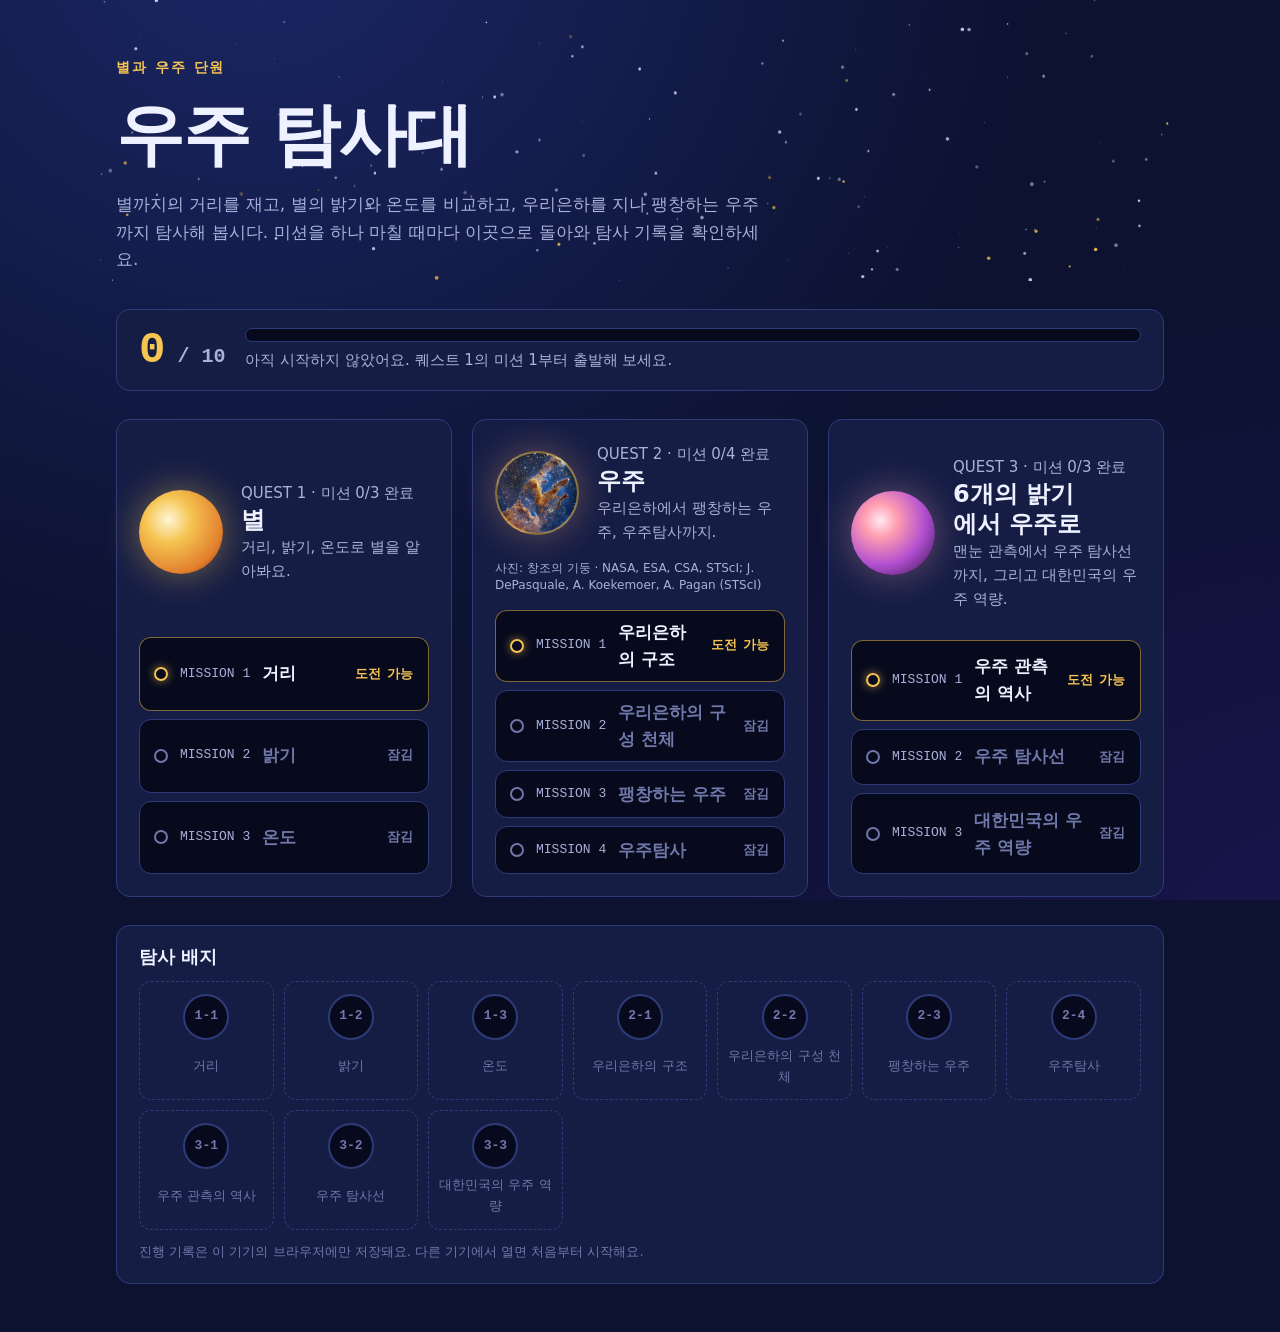
<file: index.html>
<!DOCTYPE html>
<html lang="ko">
<head>
    <meta charset="UTF-8">
    <meta name="viewport" content="width=device-width, initial-scale=1.0, viewport-fit=cover">
    <title>우주 탐사대</title>
    <meta name="claude:viewport-fit-sides" content="cover">
    <link rel="icon" href="data:image/svg+xml,%3Csvg xmlns=%22http://www.w3.org/2000/svg%22 viewBox=%220 0 16 16%22%3E%3Ccircle cx=%228%22 cy=%228%22 r=%226%22 fill=%22%23f5c451%22/%3E%3C/svg%3E">
    <link rel="stylesheet" href="style.css">
</head>
<body>
    <div class="main-wrap">
        <header class="hero">
            <canvas id="sky" aria-hidden="true"></canvas>
            <div class="eyebrow">별과 우주 단원</div>
            <h1>우주 탐사대</h1>
            <p>별까지의 거리를 재고, 별의 밝기와 온도를 비교하고, 우리은하를 지나 팽창하는 우주까지 탐사해 봅시다. 미션을 하나 마칠 때마다 이곳으로 돌아와 탐사 기록을 확인하세요.</p>
        </header>

        <section class="progress-card" aria-label="단원 진행률">
            <div class="big num"><span id="done-count">0</span><small> / <span id="total-count">7</span></small></div>
            <div>
                <div class="track" role="progressbar" aria-label="완료한 미션" aria-valuemin="0" id="unit-bar"><span id="unit-fill" style="width:0%"></span></div>
                <div class="caption" id="unit-caption">아직 시작하지 않았어요. 퀘스트 1의 미션 1부터 출발해 보세요.</div>
            </div>
        </section>

        <section class="quests" id="quests" aria-label="퀘스트"></section>

        <section class="badges" aria-labelledby="badge-title">
            <h2 id="badge-title">탐사 배지</h2>
            <div class="badge-grid" id="badge-grid"></div>
            <p class="teacher-note">진행 기록은 이 기기의 브라우저에만 저장돼요. 다른 기기에서 열면 처음부터 시작해요.</p>
        </section>
    </div>

    <script src="js/main.js"></script>
    <script>
        (function () {
            const PLANET = { 1: 'star-q', 2: 'space-q', 3: 'history-q' };
            const BLURB = { 1: '거리, 밝기, 온도로 별을 알아봐요.', 2: '우리은하에서 팽창하는 우주, 우주탐사까지.', 3: '맨눈 관측에서 우주 탐사선까지, 그리고 대한민국의 우주 역량.' };
            // 퀘스트 아이콘 사진 (파일이 있을 때만 사진으로, 없으면 기본 행성 그림)
            // 창조의 기둥: ESA/Webb, CC BY 4.0 — 출처 표기를 그대로 화면에 보여야 함
            const PHOTO = { 2: { src: 'images/pillars_of_creation.webp', alt: '제임스 웹 우주 망원경이 촬영한 창조의 기둥',
                credit: '사진: 창조의 기둥 · NASA, ESA, CSA, STScI; J. DePasquale, A. Koekemoer, A. Pagan (STScI)' } };
            const photoOk = {};
            Object.entries(PHOTO).forEach(([q, p]) => {
                const img = new Image();
                img.onload = () => { photoOk[q] = true; render(); };
                img.src = p.src;
            });

            function render() {
                const total = totalMissions(), done = completedCount();
                document.getElementById('done-count').textContent = done;
                document.getElementById('total-count').textContent = total;
                const pct = Math.round((done / total) * 100);
                document.getElementById('unit-fill').style.width = pct + '%';
                const bar = document.getElementById('unit-bar');
                bar.setAttribute('aria-valuemax', total); bar.setAttribute('aria-valuenow', done);
                document.getElementById('unit-caption').textContent =
                    done === 0 ? '아직 시작하지 않았어요. 퀘스트 1의 미션 1부터 출발해 보세요.'
                    : done === total ? '단원의 모든 미션을 클리어했어요. 훌륭한 탐사였어요!'
                    : `단원의 ${pct}%를 클리어했어요. 남은 미션 ${total - done}개.`;

                const wrap = document.getElementById('quests');
                wrap.innerHTML = '';
                Object.entries(QUESTS).forEach(([q, quest]) => {
                    q = parseInt(q, 10);
                    const open = canAccessQuest(q).access;
                    const n = quest.missions.filter(m => isMissionCompleted(q, m.id)).length;
                    const card = document.createElement('article');
                    card.className = 'quest-card' + (open ? '' : ' locked');
                    card.innerHTML = `<div class="quest-head">
                            <button type="button" class="planet ${PLANET[q]}" aria-label="퀘스트 ${q} ${quest.name} 들어가기"></button>
                            <div><div class="meta">QUEST ${q} · 미션 ${n}/${quest.missions.length} 완료</div><h2>${quest.name}</h2><div class="meta">${BLURB[q]}</div></div>
                        </div>
                        <div class="quest-missions"></div>`;
                    const photo = PHOTO[q];
                    if (photo && photoOk[q]) {
                        const pl = card.querySelector('.planet');
                        pl.classList.add('photo');
                        pl.style.backgroundImage = `url('${photo.src}')`;
                        pl.setAttribute('aria-label', `퀘스트 ${q} ${quest.name} 들어가기 (${photo.alt})`);
                        card.querySelector('.quest-head').insertAdjacentHTML('afterend', `<p class="photo-credit">${photo.credit}</p>`);
                    }
                    card.querySelector('.planet').addEventListener('click', () => {
                        if (!open) { toast(lockMessage(q, 1)); return; }
                        location.href = quest.page;
                    });
                    const list = card.querySelector('.quest-missions');
                    quest.missions.forEach(m => {
                        const state = missionState(q, m.id);
                        const row = document.createElement(state === 'locked' ? 'button' : 'a');
                        row.className = `m-row ${state}`;
                        if (state === 'locked') { row.type = 'button'; row.addEventListener('click', () => toast(lockMessage(q, m.id))); }
                        else row.href = `${quest.page}#m${m.id}`;
                        row.innerHTML = `<span class="dot" aria-hidden="true"></span><span class="m-no">MISSION ${m.id}</span><span class="m-name">${m.title}</span><span class="m-state">${STATE_LABEL[state]}</span>`;
                        list.appendChild(row);
                    });
                    wrap.appendChild(card);
                });

                const grid = document.getElementById('badge-grid');
                grid.innerHTML = '';
                Object.entries(QUESTS).forEach(([q, quest]) => quest.missions.forEach(m => {
                    const got = isMissionCompleted(q, m.id);
                    const b = document.createElement('div');
                    b.className = 'badge' + (got ? ' got' : '');
                    b.innerHTML = `<div class="medal num">${q}-${m.id}</div><div>${m.title}</div>`;
                    b.setAttribute('aria-label', `${m.title} 배지 ${got ? '획득' : '미획득'}`);
                    grid.appendChild(b);
                }));
            }

            drawStarfield(document.getElementById('sky'));
            render();
            // 퀘스트 화면에서 뒤로 가기로 돌아온 경우에도 최신 진행도로 다시 그림
            window.addEventListener('pageshow', render);
        })();
    </script>
</body>
</html>
</file>
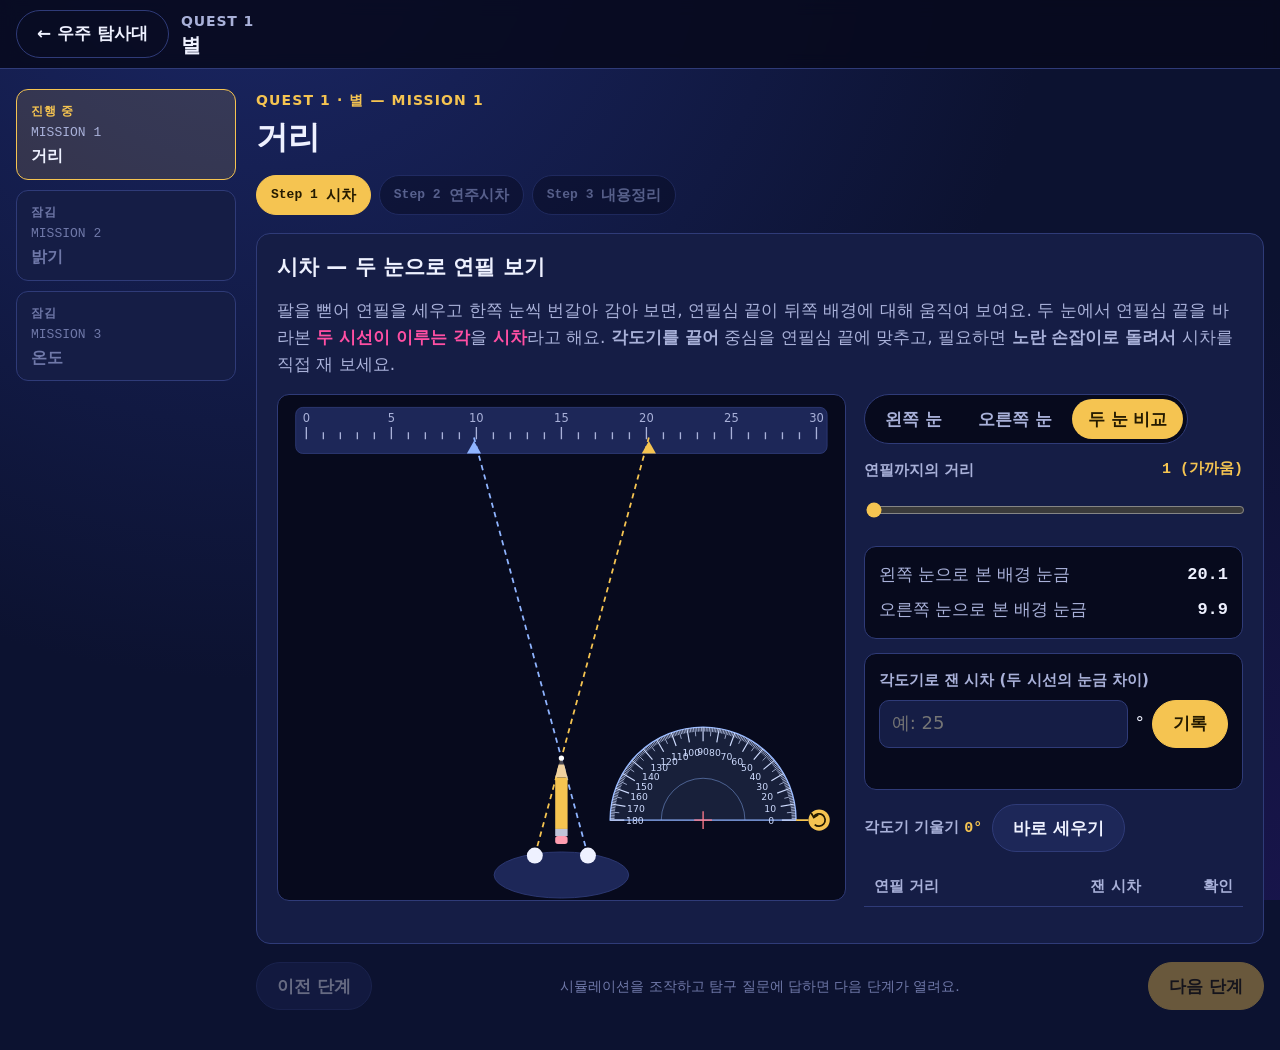
<file: quest1.html>
<!DOCTYPE html>
<html lang="ko">
<head>
    <meta charset="UTF-8">
    <meta name="viewport" content="width=device-width, initial-scale=1.0, viewport-fit=cover">
    <title>우주 탐사대 · 별</title>
    <meta name="claude:viewport-fit-sides" content="cover">
    <link rel="icon" href="data:image/svg+xml,%3Csvg xmlns=%22http://www.w3.org/2000/svg%22 viewBox=%220 0 16 16%22%3E%3Ccircle cx=%228%22 cy=%228%22 r=%226%22 fill=%22%23f5c451%22/%3E%3C/svg%3E">
    <link rel="stylesheet" href="style.css">
</head>
<body data-quest="1">
    <header class="topbar">
        <a class="btn btn-ghost" href="index.html">← 우주 탐사대</a>
        <div>
            <div class="quest-label">QUEST 1</div>
            <h1>별</h1>
        </div>
    </header>

    <div class="quest-layout">
        <nav id="mission-nav" class="mission-nav" aria-label="미션 목록"></nav>

        <main class="mission-panel">
            <div class="mission-head">
                <div id="mission-kicker" class="kicker"></div>
                <h2 id="mission-title"></h2>
            </div>
            <div id="step-tabs" class="steps" aria-label="단계"></div>
            <section id="stage" class="stage" aria-live="polite"></section>
            <div class="step-foot">
                <button type="button" id="prev-step" class="btn">이전 단계</button>
                <span id="step-hint" class="hint"></span>
                <button type="button" id="next-step" class="btn btn-primary">다음 단계</button>
            </div>
        </main>
    </div>

    <script src="js/main.js"></script>
    <script src="js/dnd.js"></script>
    <script src="js/quest.js"></script>
    <script src="js/sim/q1_m1_distance.js"></script>
    <script src="js/sim/q1_m2_brightness.js"></script>
    <script src="js/sim/q1_m3_temperature.js"></script>
</body>
</html>
</file>
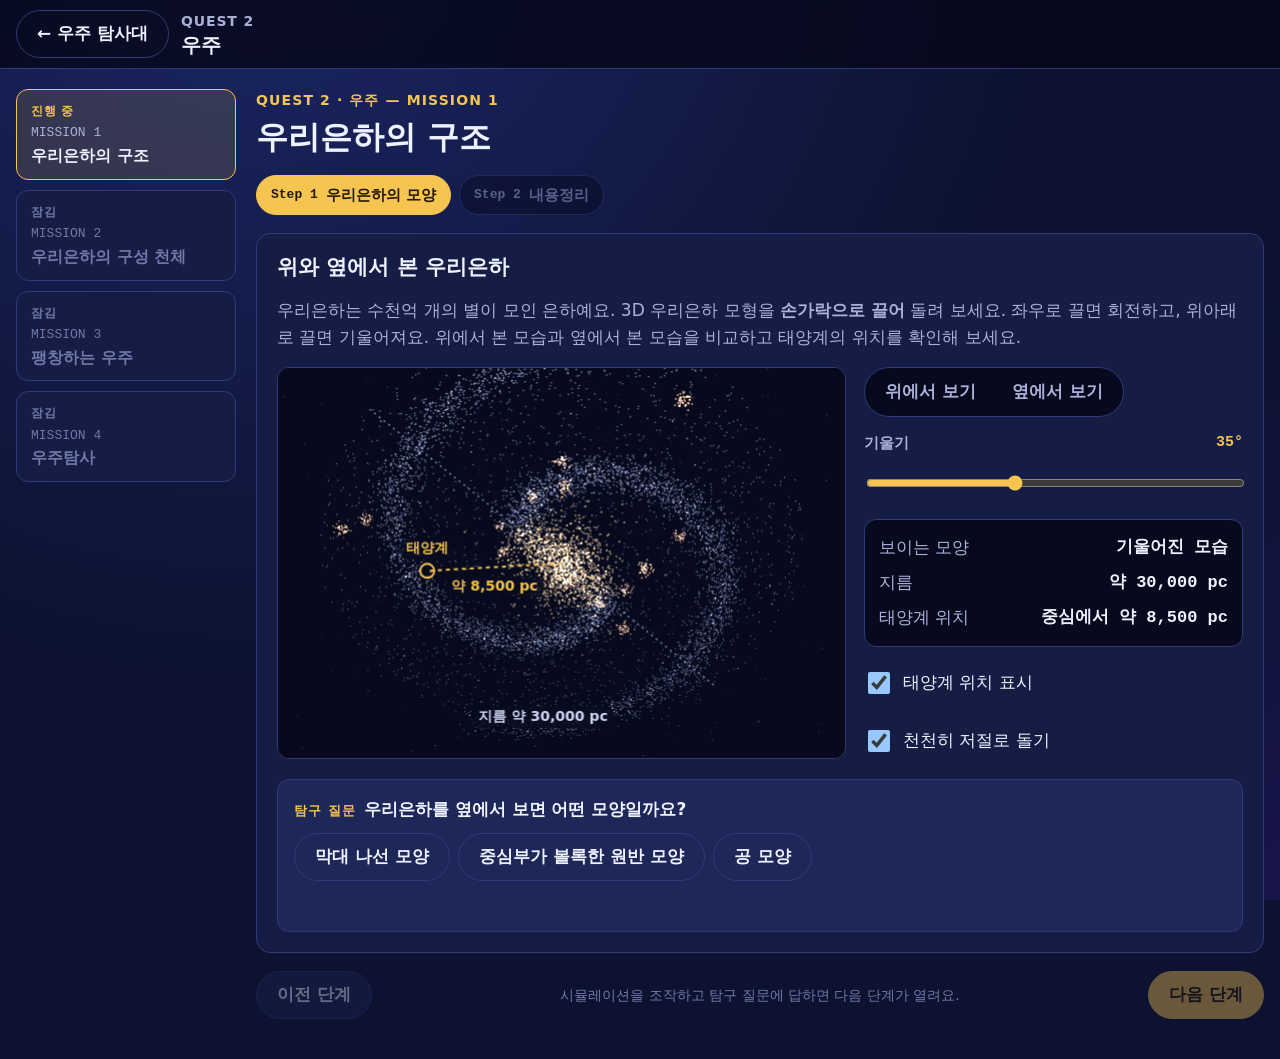
<file: quest2.html>
<!DOCTYPE html>
<html lang="ko">
<head>
    <meta charset="UTF-8">
    <meta name="viewport" content="width=device-width, initial-scale=1.0, viewport-fit=cover">
    <title>우주 탐사대 · 우주</title>
    <meta name="claude:viewport-fit-sides" content="cover">
    <link rel="icon" href="data:image/svg+xml,%3Csvg xmlns=%22http://www.w3.org/2000/svg%22 viewBox=%220 0 16 16%22%3E%3Ccircle cx=%228%22 cy=%228%22 r=%226%22 fill=%22%23f5c451%22/%3E%3C/svg%3E">
    <link rel="stylesheet" href="style.css">
</head>
<body data-quest="2">
    <header class="topbar">
        <a class="btn btn-ghost" href="index.html">← 우주 탐사대</a>
        <div>
            <div class="quest-label">QUEST 2</div>
            <h1>우주</h1>
        </div>
    </header>

    <div class="quest-layout">
        <nav id="mission-nav" class="mission-nav" aria-label="미션 목록"></nav>

        <main class="mission-panel">
            <div class="mission-head">
                <div id="mission-kicker" class="kicker"></div>
                <h2 id="mission-title"></h2>
            </div>
            <div id="step-tabs" class="steps" aria-label="단계"></div>
            <section id="stage" class="stage" aria-live="polite"></section>
            <div class="step-foot">
                <button type="button" id="prev-step" class="btn">이전 단계</button>
                <span id="step-hint" class="hint"></span>
                <button type="button" id="next-step" class="btn btn-primary">다음 단계</button>
            </div>
        </main>
    </div>

    <script src="js/main.js"></script>
    <script src="js/dnd.js"></script>
    <script src="js/quest.js"></script>
    <script src="js/sim/q2_m1_galaxy.js"></script>
    <script src="js/sim/q2_m2_objects.js"></script>
    <script src="js/sim/q2_m3_expansion.js"></script>
    <script src="js/sim/q2_m4_exploration.js"></script>
</body>
</html>
</file>
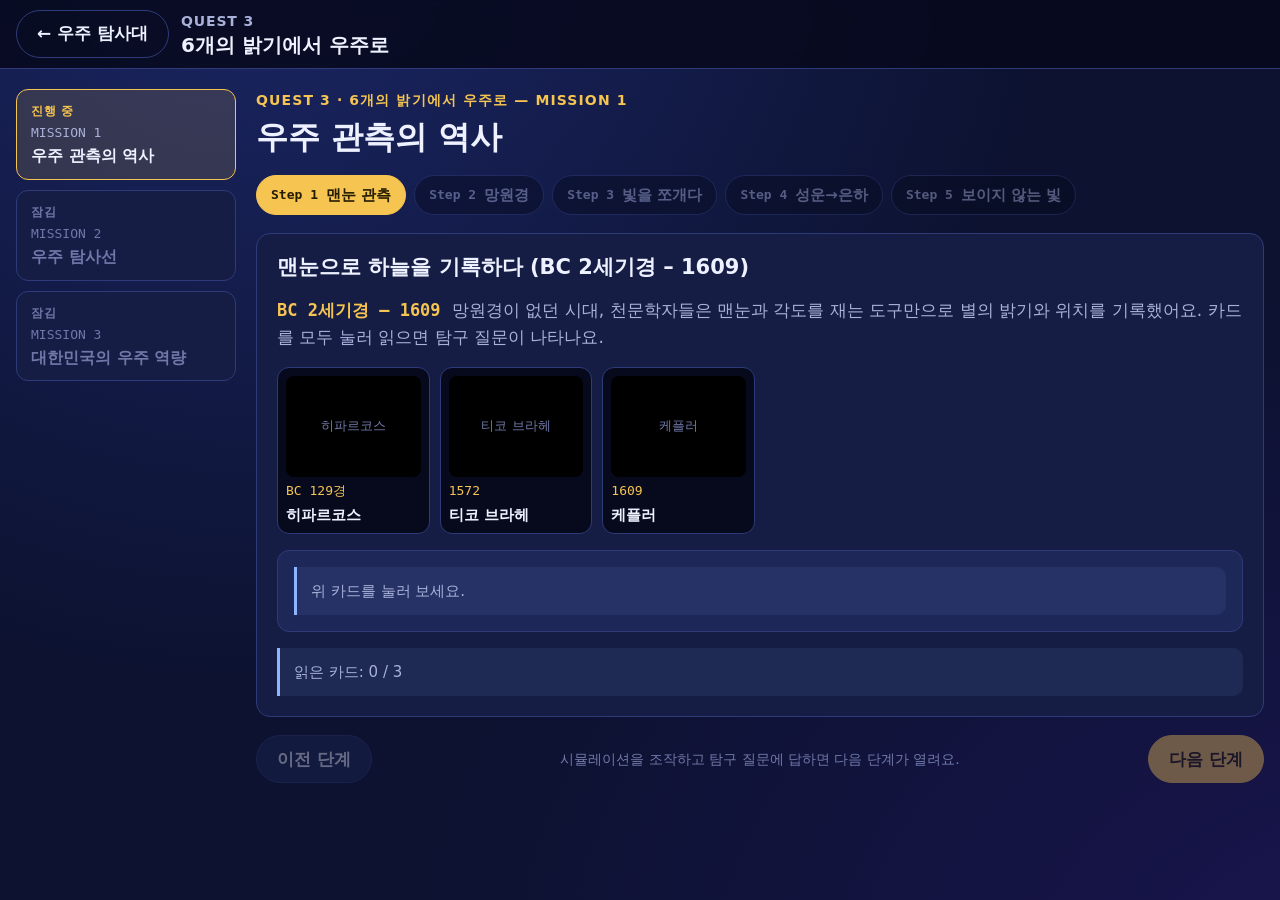
<file: quest3.html>
<!DOCTYPE html>
<html lang="ko">
<head>
    <meta charset="UTF-8">
    <meta name="viewport" content="width=device-width, initial-scale=1.0, viewport-fit=cover">
    <title>우주 탐사대 · 6개의 밝기에서 우주로</title>
    <meta name="claude:viewport-fit-sides" content="cover">
    <link rel="icon" href="data:image/svg+xml,%3Csvg xmlns=%22http://www.w3.org/2000/svg%22 viewBox=%220 0 16 16%22%3E%3Ccircle cx=%228%22 cy=%228%22 r=%226%22 fill=%22%23f5c451%22/%3E%3C/svg%3E">
    <link rel="stylesheet" href="style.css">
</head>
<body data-quest="3">
    <header class="topbar">
        <a class="btn btn-ghost" href="index.html">← 우주 탐사대</a>
        <div>
            <div class="quest-label">QUEST 3</div>
            <h1>6개의 밝기에서 우주로</h1>
        </div>
    </header>

    <div class="quest-layout">
        <nav id="mission-nav" class="mission-nav" aria-label="미션 목록"></nav>

        <main class="mission-panel">
            <div class="mission-head">
                <div id="mission-kicker" class="kicker"></div>
                <h2 id="mission-title"></h2>
            </div>
            <div id="step-tabs" class="steps" aria-label="단계"></div>
            <section id="stage" class="stage" aria-live="polite"></section>
            <div class="step-foot">
                <button type="button" id="prev-step" class="btn">이전 단계</button>
                <span id="step-hint" class="hint"></span>
                <button type="button" id="next-step" class="btn btn-primary">다음 단계</button>
            </div>
        </main>
    </div>

    <script src="js/main.js"></script>
    <script src="js/dnd.js"></script>
    <script src="js/quest.js"></script>
    <script src="js/sim/q3_kit.js"></script>
    <script src="js/sim/q3_m1_history.js"></script>
    <script src="js/sim/q3_m2_probes.js"></script>
    <script src="js/sim/q3_m3_korea.js"></script>
</body>
</html>
</file>
<file: style.css>
/* =========================================================
   우주 탐사대 공통 스타일
   레이아웃 개념: 밤하늘 관측 노트 — 짙은 남색 하늘 위에 별빛(금색)으로 현재 위치를,
   청록으로 완료를 표시한다. 외부 글꼴·CDN 없이 이 파일 하나로 동작한다.
   ========================================================= */
:root {
    /* 색 (한 가지 밤하늘 테마로 고정) */
    --sky: #0c1230;          /* 배경 하늘 */
    --sky-deep: #070a1d;     /* 가장 어두운 바탕 */
    --panel: #151d45;        /* 패널 */
    --panel-2: #1d2758;      /* 패널 안쪽 강조 */
    --line: #2f3b78;         /* 테두리 */
    --ink: #eef1ff;          /* 본문 글자 */
    --ink-dim: #a9b1d9;      /* 보조 글자 */
    --ink-faint: #6f78a8;    /* 흐린 글자 */
    --star: #f5c451;         /* 강조: 별빛 금색 (진행 중, 주요 버튼) */
    --star-ink: #241a00;     /* 금색 위 글자 */
    --done: #4fd1b5;         /* 완료 */
    --done-ink: #052a22;
    --wrong: #ff7a8a;        /* 오답 */
    --cool: #8fb4ff;         /* 열림 / 보조 정보 */
    --pink: #ff4fa3;         /* 핵심 개념 강조 (설명 문장) */

    /* 글꼴 (기기에 있는 한글 글꼴 사용) */
    --font-body: "Apple SD Gothic Neo", "Pretendard", "Noto Sans KR", "Malgun Gothic", system-ui, sans-serif;
    --font-display: "Apple SD Gothic Neo", "Noto Sans KR", "Malgun Gothic", system-ui, sans-serif;
    --font-num: ui-monospace, "SF Mono", "Menlo", "Consolas", monospace;

    /* 크기 */
    --r: 14px;
    --tap: 48px;             /* 최소 터치 크기 */
    color-scheme: dark;
}

* { box-sizing: border-box; }
html, body { margin: 0; }
body {
    background: var(--sky);
    background-image: radial-gradient(ellipse at 20% -10%, #1b2766 0%, transparent 55%),
                      radial-gradient(ellipse at 110% 110%, #1a1550 0%, transparent 50%);
    background-attachment: fixed;
    color: var(--ink);
    font-family: var(--font-body);
    font-size: 17px;
    line-height: 1.6;
    -webkit-text-size-adjust: 100%;
    min-height: 100vh;
}
h1, h2, h3 { font-family: var(--font-display); line-height: 1.25; margin: 0; text-wrap: balance; }
p { margin: 0; }
button { font: inherit; color: inherit; }
.num { font-family: var(--font-num); font-variant-numeric: tabular-nums; }
.hidden { display: none !important; }
/* hidden 속성을 준 요소는 display 값과 상관없이 항상 숨김 (예: 나중에 나타나는 탐구 질문) */
[hidden] { display: none !important; }
.key-pink { color: var(--pink); font-weight: 800; }
.key-gold { color: var(--star); font-weight: 800; }

/* ---------- 버튼 ---------- */
.btn {
    display: inline-flex; align-items: center; justify-content: center; gap: 8px;
    min-height: var(--tap); padding: 0 20px;
    border-radius: 999px; border: 1px solid var(--line);
    background: var(--panel-2); color: var(--ink);
    font-weight: 700; cursor: pointer; text-decoration: none;
    transition: transform .12s ease, background .12s ease, opacity .12s ease;
    touch-action: manipulation;
}
.btn:active { transform: scale(.97); }
.btn:focus-visible, .chip:focus-visible, .seg button:focus-visible, .mission-item:focus-visible { outline: 3px solid var(--cool); outline-offset: 2px; }
.btn-primary { background: var(--star); color: var(--star-ink); border-color: var(--star); }
.btn-ghost { background: transparent; }
.btn[disabled] { opacity: .4; cursor: not-allowed; transform: none; }

/* 세그먼트(두세 개 중 하나 고르기) */
.seg { display: inline-flex; background: var(--sky-deep); border: 1px solid var(--line); border-radius: 999px; padding: 4px; gap: 4px; flex-wrap: wrap; }
.seg button { min-height: 40px; padding: 0 16px; border: 0; border-radius: 999px; background: transparent; color: var(--ink-dim); font-weight: 700; cursor: pointer; }
.seg button[aria-pressed="true"] { background: var(--star); color: var(--star-ink); }

/* 슬라이더 */
.slider { display: grid; gap: 6px; }
.slider label { display: flex; justify-content: space-between; gap: 12px; color: var(--ink-dim); font-size: 15px; font-weight: 600; }
.slider output { color: var(--star); font-family: var(--font-num); font-variant-numeric: tabular-nums; }
input[type="range"] { width: 100%; height: 40px; accent-color: var(--star); touch-action: none; }

/* ---------- 공통 머리글 ---------- */
.topbar {
    position: sticky; top: env(safe-area-inset-top, 0px); z-index: 20;
    display: flex; align-items: center; gap: 12px; flex-wrap: wrap;
    padding-block: 10px;
    padding-left: max(16px, env(safe-area-inset-left, 0px));
    padding-right: max(16px, env(safe-area-inset-right, 0px));
    background: rgba(7, 10, 29, .88); backdrop-filter: blur(8px);
    border-bottom: 1px solid var(--line);
}
.topbar .quest-label { color: var(--ink-dim); font-size: 14px; font-weight: 700; letter-spacing: .06em; }
.topbar h1 { font-size: 20px; }
.topbar .spacer { flex: 1; }

/* ---------- 메인: 우주 탐사대 ---------- */
.main-wrap {
    max-width: 1080px; margin: 0 auto;
    padding-block: 28px 48px;
    padding-left: max(16px, env(safe-area-inset-left, 0px));
    padding-right: max(16px, env(safe-area-inset-right, 0px));
    display: grid; gap: 28px;
}
.hero { position: relative; display: grid; gap: 14px; padding: 28px 0 8px; }
.hero canvas { position: absolute; inset: -28px -16px 0; width: calc(100% + 32px); height: calc(100% + 28px); z-index: -1; pointer-events: none; }
.hero .eyebrow { color: var(--star); font-weight: 800; letter-spacing: .14em; font-size: 14px; }
.hero h1 { font-size: clamp(40px, 7vw, 68px); font-weight: 900; letter-spacing: -.02em; }
.hero p { color: var(--ink-dim); max-width: 38em; }

.progress-card { display: grid; grid-template-columns: auto 1fr; gap: 20px; align-items: center; padding: 18px 22px; background: var(--panel); border: 1px solid var(--line); border-radius: var(--r); }
.progress-card .big { font-family: var(--font-num); font-size: 44px; font-weight: 800; line-height: 1; color: var(--star); font-variant-numeric: tabular-nums; }
.progress-card .big small { font-size: 20px; color: var(--ink-dim); }
.track { height: 14px; border-radius: 999px; background: var(--sky-deep); border: 1px solid var(--line); overflow: hidden; }
.track > span { display: block; height: 100%; background: linear-gradient(90deg, var(--done), var(--star)); border-radius: 999px; transition: width .6s ease; }
.progress-card .caption { color: var(--ink-dim); font-size: 15px; margin-top: 6px; }

.quests { display: grid; grid-template-columns: repeat(auto-fit, minmax(300px, 1fr)); gap: 20px; }
.quest-card { display: grid; gap: 16px; padding: 22px; background: var(--panel); border: 1px solid var(--line); border-radius: var(--r); min-width: 0; }
/* 잠긴 퀘스트는 아이콘·미션만 흐리게 (사진 출처 표기는 항상 또렷하게) */
.quest-card.locked .quest-head, .quest-card.locked .quest-missions { opacity: .55; }
.quest-head { display: flex; align-items: center; gap: 18px; }
.planet { width: 84px; height: 84px; flex: none; border-radius: 50%; border: 0; cursor: pointer; position: relative; }
.planet.star-q { background: radial-gradient(circle at 35% 35%, #fff6d6 0%, #f5c451 30%, #e3802e 70%, #7a2e12 100%); box-shadow: 0 0 36px rgba(245, 196, 81, .45); }
.planet.space-q { background: radial-gradient(circle at 35% 35%, #d8e4ff 0%, #8fb4ff 25%, #5a4fd1 60%, #1d1452 100%); box-shadow: 0 0 36px rgba(143, 180, 255, .4); }
.planet.photo { background: var(--sky-deep) center / cover no-repeat; box-shadow: 0 0 36px rgba(255, 170, 120, .35); border: 2px solid rgba(245, 196, 81, .55); }
.planet.photo::after { display: none; }
.photo-credit { font-size: 12px; color: var(--ink-dim); line-height: 1.4; }
.planet.space-q::after { content: ""; position: absolute; inset: 34px -14px; border: 3px solid rgba(216, 228, 255, .55); border-radius: 50%; transform: rotate(-18deg); }
.quest-head h2 { font-size: 24px; }
.quest-head .meta { color: var(--ink-dim); font-size: 15px; }
.quest-missions { display: grid; gap: 8px; }
.m-row { display: flex; align-items: center; gap: 12px; min-height: var(--tap); padding: 8px 14px; border-radius: 12px; border: 1px solid var(--line); background: var(--sky-deep); color: var(--ink); text-decoration: none; cursor: pointer; text-align: left; width: 100%; }
.m-row .dot { width: 14px; height: 14px; border-radius: 50%; flex: none; border: 2px solid var(--ink-faint); }
.m-row .m-no { font-family: var(--font-num); color: var(--ink-dim); font-size: 13px; flex: none; white-space: nowrap; }
.m-row .m-name { flex: 1; font-weight: 700; min-width: 0; }
.m-row .m-state { font-size: 13px; font-weight: 800; letter-spacing: .04em; }
.m-row.completed { border-color: rgba(79, 209, 181, .5); }
.m-row.completed .dot { background: var(--done); border-color: var(--done); }
.m-row.completed .m-state { color: var(--done); }
.m-row.available .dot { border-color: var(--star); box-shadow: 0 0 10px rgba(245, 196, 81, .6); }
.m-row.available { border-color: rgba(245, 196, 81, .5); }
.m-row.available .m-state { color: var(--star); }
.m-row.locked { cursor: not-allowed; color: var(--ink-faint); }
.m-row.locked .m-state { color: var(--ink-faint); }

.badges { display: grid; gap: 12px; padding: 20px 22px; background: var(--panel); border: 1px solid var(--line); border-radius: var(--r); }
.badges h2 { font-size: 18px; }
.badge-grid { display: grid; grid-template-columns: repeat(auto-fill, minmax(118px, 1fr)); gap: 10px; }
.badge { display: grid; justify-items: center; gap: 6px; padding: 12px 8px; border-radius: 12px; border: 1px dashed var(--line); color: var(--ink-faint); font-size: 13px; text-align: center; }
.badge .medal { width: 46px; height: 46px; border-radius: 50%; display: grid; place-items: center; font-weight: 900; font-family: var(--font-num); background: var(--sky-deep); border: 2px solid var(--line); }
.badge.got { border-style: solid; border-color: rgba(245, 196, 81, .5); color: var(--ink); }
.badge.got .medal { background: radial-gradient(circle at 35% 30%, #fff1c2, var(--star) 55%, #b9861f); color: var(--star-ink); border-color: var(--star); }
.teacher-note { color: var(--ink-faint); font-size: 13px; }

/* ---------- 퀘스트 화면 ---------- */
.quest-layout {
    max-width: 1280px; margin: 0 auto;
    display: grid; grid-template-columns: 220px minmax(0, 1fr); gap: 20px;
    padding-block: 20px 40px;
    padding-left: max(16px, env(safe-area-inset-left, 0px));
    padding-right: max(16px, env(safe-area-inset-right, 0px));
}
.mission-nav { display: grid; gap: 10px; align-content: start; position: sticky; top: calc(env(safe-area-inset-top, 0px) + 84px); }
.mission-item {
    display: grid; justify-items: start; gap: 2px; width: 100%;
    padding: 12px 14px; border-radius: 12px; text-align: left;
    background: var(--panel); border: 1px solid var(--line); cursor: pointer; color: var(--ink);
}
.mission-item .mission-icon { font-size: 12px; font-weight: 800; letter-spacing: .06em; }
.mission-item .mission-no { font-family: var(--font-num); font-size: 13px; color: var(--ink-dim); }
.mission-item .mission-title { font-weight: 800; font-size: 16px; line-height: 1.3; }
.mission-item.active { background: rgba(245, 196, 81, .14); border-color: var(--star); }
.mission-item.active .mission-icon { color: var(--star); }
.mission-item.completed { border-color: rgba(79, 209, 181, .55); }
.mission-item.completed .mission-icon { color: var(--done); }
.mission-item.available .mission-icon { color: var(--cool); }
.mission-item.locked { color: var(--ink-faint); cursor: not-allowed; }
.mission-item.locked .mission-icon, .mission-item.locked .mission-no { color: var(--ink-faint); }

.mission-panel { display: grid; gap: 18px; min-width: 0; }
.mission-head { display: grid; gap: 6px; }
.mission-head .kicker { color: var(--star); font-weight: 800; font-size: 14px; letter-spacing: .08em; }
.mission-head h2 { font-size: clamp(24px, 3vw, 32px); }
.steps { display: flex; flex-wrap: wrap; gap: 8px; }
.step-tab { display: inline-flex; align-items: center; gap: 8px; min-height: 40px; padding: 0 14px; border-radius: 999px; border: 1px solid var(--line); background: var(--sky-deep); color: var(--ink-dim); font-weight: 700; font-size: 15px; cursor: pointer; }
.step-tab .n { font-family: var(--font-num); font-size: 13px; }
.step-tab.current { background: var(--star); color: var(--star-ink); border-color: var(--star); }
.step-tab.done:not(.current) { color: var(--done); border-color: rgba(79, 209, 181, .55); }
.step-tab[disabled] { opacity: .45; cursor: not-allowed; }

.stage { display: grid; gap: 16px; padding: 20px; background: var(--panel); border: 1px solid var(--line); border-radius: var(--r); min-width: 0; }
.stage h3 { font-size: 21px; }
.stage .lead { color: var(--ink-dim); }
.sim-grid { display: grid; grid-template-columns: minmax(0, 1.5fr) minmax(260px, 1fr); gap: 18px; align-items: start; }
.sim-view { background: var(--sky-deep); border: 1px solid var(--line); border-radius: 12px; overflow: hidden; min-width: 0; }
.sim-view svg, .sim-view canvas { display: block; width: 100%; height: auto; touch-action: none; user-select: none; -webkit-user-select: none; }
.controls { display: grid; gap: 14px; align-content: start; min-width: 0; }
.readout { display: grid; gap: 8px; padding: 14px; border-radius: 12px; background: var(--sky-deep); border: 1px solid var(--line); }
.readout .row { display: flex; justify-content: space-between; gap: 12px; }
.readout .row span:first-child { color: var(--ink-dim); }
.readout .row b { font-family: var(--font-num); font-variant-numeric: tabular-nums; color: var(--ink); }
.note { font-size: 15px; color: var(--ink-dim); padding: 12px 14px; border-left: 3px solid var(--cool); background: rgba(143, 180, 255, .08); border-radius: 0 10px 10px 0; }
/* 개념 정리 상자 (시뮬레이션 아래, 번호 목록) */
.concept-box { display: grid; gap: 10px; padding: 16px 18px; border-radius: 12px; background: rgba(143, 180, 255, .08); border: 1px solid var(--line); border-left: 4px solid var(--cool); }
.concept-box .concept-lead { color: var(--ink-dim); font-size: 15px; }
.concept-box ol { margin: 0; padding-left: 1.5em; display: grid; gap: 8px; }
.concept-box ol.sub { margin-top: 8px; gap: 6px; list-style: none; padding-left: .4em; counter-reset: sub; }
.concept-box ol.sub > li { counter-increment: sub; }
.concept-box ol.sub > li::before { content: "(" counter(sub) ") "; color: var(--ink-dim); font-family: var(--font-num); }
.concept-box b { color: var(--star); }
.data-table { width: 100%; border-collapse: collapse; font-size: 15px; }
.data-table th, .data-table td { padding: 8px 10px; border-bottom: 1px solid var(--line); text-align: right; font-variant-numeric: tabular-nums; }
.data-table th:first-child, .data-table td:first-child { text-align: left; }
.data-table th { color: var(--ink-dim); font-weight: 700; }

/* 탐구 질문 */
.quiz { display: grid; gap: 10px; padding: 16px; border-radius: 12px; border: 1px solid var(--line); background: var(--panel-2); }
.quiz .q { font-weight: 800; }
.quiz .q-label { color: var(--star); font-size: 13px; letter-spacing: .08em; margin-right: 8px; }
.quiz .formula { font-weight: 800; font-size: 18px; padding: 10px 14px; border-radius: 10px; background: var(--sky-deep); border: 1px solid var(--line); }
.quiz .q::before { content: ""; color: var(--star); font-size: 13px; letter-spacing: .08em; }
.quiz .opts { display: flex; flex-wrap: wrap; gap: 8px; }
.quiz .opts .btn { font-weight: 700; }
.quiz .opts .btn.right { background: var(--done); color: var(--done-ink); border-color: var(--done); }
.quiz .opts .btn.wrong { border-color: var(--wrong); color: var(--wrong); }
.pick-row { display: flex; flex-wrap: wrap; align-items: center; gap: 10px 12px; }
.pick-row label { font-weight: 800; }
.pick { min-height: 48px; min-width: 9em; padding: 0 12px; border-radius: 10px; border: 2px solid var(--line); background: var(--panel); color: var(--ink); font: inherit; font-weight: 700; }
.pick.right { border-color: var(--done); }
.pick.wrong { border-color: var(--wrong); }
.quiz .feedback { font-size: 15px; color: var(--ink-dim); min-height: 1.6em; }
.quiz .feedback.ok { color: var(--done); }

/* 아래 이동 막대 */
.step-foot { display: flex; justify-content: space-between; align-items: center; gap: 12px; flex-wrap: wrap; }
.step-foot .hint { color: var(--ink-faint); font-size: 14px; }

/* ---------- 끌어놓기 ---------- */
.bank { display: flex; flex-wrap: wrap; gap: 10px; padding: 12px; min-height: 64px; border-radius: 12px; background: var(--sky-deep); border: 1px dashed var(--line); }
.chip {
    display: inline-flex; align-items: center; min-height: 44px; padding: 6px 16px;
    border-radius: 10px; border: 1px solid var(--cool); background: #23306b; color: var(--ink);
    font-weight: 700; cursor: grab; touch-action: none; user-select: none; -webkit-user-select: none;
}
.chip.selected { outline: 3px solid var(--star); outline-offset: 2px; }
.chip.ghost { position: fixed; z-index: 100; pointer-events: none; opacity: .92; box-shadow: 0 10px 28px rgba(0, 0, 0, .5); transform: rotate(-2deg); }
.chip.placeholder { opacity: .3; }
.slot {
    display: inline-flex; align-items: center; justify-content: center; vertical-align: middle;
    min-width: 7.5em; min-height: 48px; padding: 2px; margin: 2px 4px;
    border-radius: 10px; border: 2px dashed var(--ink-faint); background: rgba(7, 10, 29, .6);
}
.slot.over, .bin.over { border-color: var(--star); background: rgba(245, 196, 81, .12); }
.slot.right { border-style: solid; border-color: var(--done); }
.slot.right .chip { border-color: var(--done); background: rgba(79, 209, 181, .18); }
.slot.wrong { border-style: solid; border-color: var(--wrong); }
.fill-text { display: grid; gap: 12px; font-size: 18px; line-height: 2.4; }
.fill-text p { margin: 0; }
/* 문장 속 빈칸에 카드가 들어가면: 점선 칸은 사라지고 카드는 밑줄 친 글자처럼 문장에 들어감 */
.fill-text .slot.filled { display: inline; min-width: 0; min-height: 0; padding: 0; margin: 0 2px; border: 0; background: transparent; vertical-align: baseline; }
.fill-text .slot.filled .chip {
    display: inline; min-height: 0; padding: 4px 4px 2px; margin: 0;
    border: 0; border-bottom: 2px solid var(--star); border-radius: 4px 4px 0 0;
    background: rgba(245, 196, 81, .12); color: var(--star);
    font-size: inherit; line-height: 1.5; font-weight: 800;
    -webkit-box-decoration-break: clone; box-decoration-break: clone;
}
.fill-text .slot.filled.right .chip { color: var(--done); border-bottom-color: var(--done); background: rgba(79, 209, 181, .14); }
.fill-text .slot.filled.wrong .chip { color: var(--wrong); border-bottom-color: var(--wrong); background: rgba(255, 122, 138, .12); }
.fill-text .slot.filled .chip.selected { outline-offset: 0; }
.order-list { display: grid; gap: 10px; }
.order-row { display: flex; align-items: center; gap: 12px; }
.order-row .rank { width: 2.2em; flex: none; font-family: var(--font-num); color: var(--star); font-weight: 800; text-align: right; }
.order-row .slot { flex: 1; justify-content: flex-start; margin: 0; }
.order-row .extra { color: var(--done); font-size: 14px; font-weight: 700; min-width: 4em; }
.order-ends { display: flex; justify-content: space-between; color: var(--ink-dim); font-size: 14px; font-weight: 700; }
.bins { display: grid; grid-template-columns: repeat(auto-fit, minmax(200px, 1fr)); gap: 12px; }
.bin { display: grid; align-content: start; gap: 8px; min-height: 150px; padding: 12px; border-radius: 12px; border: 2px dashed var(--ink-faint); background: rgba(7, 10, 29, .6); }
.bin h4 { margin: 0; font-size: 16px; color: var(--star); }
.bin .chip { width: 100%; }
.bin .chip.right { border-color: var(--done); background: rgba(79, 209, 181, .18); }
.bin .chip.wrong { border-color: var(--wrong); }
.check-row { display: flex; align-items: center; gap: 14px; flex-wrap: wrap; }
.check-row .result { font-weight: 700; color: var(--ink-dim); }
.check-row .result.ok { color: var(--done); }
.check-row .result.bad { color: var(--wrong); }

/* 관찰 카드 (구성 천체) */
.obs-grid { display: grid; grid-template-columns: repeat(auto-fill, minmax(150px, 1fr)); gap: 12px; }
.obs-card { display: grid; gap: 8px; padding: 8px; border-radius: 12px; border: 1px solid var(--line); background: var(--sky-deep); cursor: pointer; color: var(--ink); text-align: center; font-weight: 700; }
.obs-card canvas { width: 100%; aspect-ratio: 1; border-radius: 8px; display: block; }
.obs-card.seen { border-color: rgba(79, 209, 181, .55); }
.obs-card[aria-pressed="true"] { border-color: var(--star); }
.obs-detail { display: grid; grid-template-columns: minmax(0, 220px) minmax(0, 1fr); gap: 16px; align-items: start; padding: 14px; border-radius: 12px; background: var(--panel-2); border: 1px solid var(--line); }
.obs-detail canvas { width: 100%; aspect-ratio: 1; border-radius: 10px; display: block; }
.obs-detail ul { margin: 6px 0 0; padding-left: 1.2em; color: var(--ink-dim); }

/* ---------- 미션 완료 화면 ---------- */
.complete-overlay {
    position: fixed; inset: 0; z-index: 200; display: grid; place-items: center;
    background: rgba(7, 10, 29, .86); backdrop-filter: blur(6px);
    padding-left: max(16px, env(safe-area-inset-left, 0px));
    padding-right: max(16px, env(safe-area-inset-right, 0px));
}
.complete-card { position: relative; display: grid; justify-items: center; gap: 14px; text-align: center; max-width: 460px; width: 100%; padding: 32px 24px; border-radius: 20px; background: var(--panel); border: 1px solid var(--star); }
.complete-card .medal { width: 96px; height: 96px; border-radius: 50%; display: grid; place-items: center; font: 900 30px var(--font-num); color: var(--star-ink); background: radial-gradient(circle at 35% 30%, #fff1c2, var(--star) 55%, #b9861f); box-shadow: 0 0 40px rgba(245, 196, 81, .5); }
.complete-card h2 { font-size: 26px; }
.complete-card p { color: var(--ink-dim); }
.burst { position: absolute; inset: 0; pointer-events: none; overflow: visible; }
.burst i { position: absolute; left: 50%; top: 80px; width: 8px; height: 8px; border-radius: 50%; background: var(--star); animation: fly 1.1s ease-out forwards; }
@keyframes fly { from { transform: translate(-50%, -50%) scale(1); opacity: 1; } to { transform: translate(calc(-50% + var(--dx)), calc(-50% + var(--dy))) scale(.3); opacity: 0; } }

/* 알림(토스트) */
.toast { position: fixed; left: 50%; bottom: calc(24px + env(safe-area-inset-bottom, 0px)); transform: translateX(-50%); z-index: 300; max-width: calc(100% - 32px); padding: 12px 20px; border-radius: 12px; background: var(--panel-2); border: 1px solid var(--star); color: var(--ink); font-weight: 700; box-shadow: 0 10px 30px rgba(0, 0, 0, .5); }

/* ---------- 좁은 화면 (세로 태블릿·휴대폰) ---------- */
@media (max-width: 900px) {
    .quest-layout { grid-template-columns: minmax(0, 1fr); }
    .mission-nav { position: static; grid-auto-flow: column; grid-auto-columns: minmax(120px, 1fr); overflow-x: auto; padding-bottom: 4px; }
    .sim-grid { grid-template-columns: minmax(0, 1fr); }
    .obs-detail { grid-template-columns: minmax(0, 1fr); }
}
@media (max-width: 520px) {
    body { font-size: 16px; }
    .progress-card { grid-template-columns: 1fr; }
    .stage { padding: 14px; }
    .fill-text { font-size: 16px; }
}
@media (prefers-reduced-motion: reduce) {
    *, *::before, *::after { animation-duration: .01ms !important; transition-duration: .01ms !important; }
}

/* ---------- 미션 2-4 우주 관측의 역사 ---------- */
.era-years { color: var(--star); font-family: var(--font-num); margin-right: 6px; }
.tl-track { display: grid; grid-template-columns: repeat(auto-fill, minmax(132px, 1fr)); gap: 10px; }
.tl-card { display: grid; gap: 4px; padding: 8px; border-radius: 12px; border: 1px solid var(--line); background: var(--sky-deep); color: var(--ink); text-align: left; cursor: pointer; font: inherit; }
.tl-card .tl-pic { aspect-ratio: 4 / 3; border-radius: 8px; }
.tl-card .yr { font-family: var(--font-num); font-size: 13px; color: var(--star); }
.tl-card .nm { font-weight: 700; font-size: 15px; line-height: 1.3; }
.tl-card.seen { border-color: rgba(79, 209, 181, .55); }
.tl-card[aria-pressed="true"] { border-color: var(--star); box-shadow: 0 0 0 2px rgba(245, 196, 81, .25); }
.tl-card:focus-visible { outline: 3px solid var(--cool); outline-offset: 2px; }
.tl-pic { position: relative; overflow: hidden; background: #000; display: grid; place-items: center; }
.tl-pic img, .tl-pic svg { width: 100%; height: 100%; object-fit: cover; display: block; }
.tl-fallback { color: var(--ink-faint); font-size: 13px; padding: 8px; text-align: center; }
.tl-detail { display: grid; grid-template-columns: minmax(0, 360px) minmax(0, 1fr); gap: 18px; align-items: start; padding: 16px; border-radius: 12px; background: var(--panel-2); border: 1px solid var(--line); }
.tl-detail > .note { grid-column: 1 / -1; margin: 0; }
.tl-detail figure { margin: 0; display: grid; gap: 6px; }
.tl-detail figure .tl-pic { aspect-ratio: 4 / 3; border-radius: 10px; }
.tl-detail figure .tl-pic img { object-fit: contain; }
.tl-detail figcaption { color: var(--ink-dim); font-size: 13px; line-height: 1.5; }
.tl-detail figcaption a { color: var(--cool); white-space: nowrap; }
.tl-detail h4 { margin: 2px 0 0; font-size: 22px; }
.tl-detail h4 small { font-size: 14px; color: var(--ink-dim); font-weight: 400; }
.tl-yr { font-family: var(--font-num); color: var(--star); font-size: 14px; }
.tl-en { color: var(--ink-faint); font-size: 13px; }
.tl-detail p { margin: 10px 0 0; }
.tl-detail .hl { color: var(--star); font-weight: 700; font-size: 17px; }
.tl-detail .ch { border-left: 3px solid var(--cool); padding-left: 10px; color: var(--ink-dim); }
.debate { display: grid; grid-template-columns: 1fr 1fr; gap: 10px; margin-top: 10px; }
.debate > div { padding: 10px 12px; border-radius: 10px; background: var(--sky-deep); border: 1px solid var(--line); }
.debate h5 { margin: 0 0 4px; font-size: 15px; color: var(--cool); }
.debate ul { margin: 0; padding-left: 1.1em; color: var(--ink-dim); font-size: 15px; }
.debate .verdict { grid-column: 1 / -1; margin: 0; }
.debate .verdict b { color: var(--done); margin-right: 6px; }
@media (max-width: 900px) {
    .tl-detail { grid-template-columns: minmax(0, 1fr); }
}
@media (max-width: 520px) {
    .debate { grid-template-columns: 1fr; }
}
.planet.history-q { background: radial-gradient(circle at 35% 35%, #ffe9f3 0%, #ff9db0 22%, #b24fd1 58%, #2a0f45 100%); box-shadow: 0 0 36px rgba(255, 157, 176, .38); }
/* 퀘스트 3 카드 단계의 조작 활동 */
.act-box { display: grid; gap: 12px; padding: 16px; border-radius: 12px; border: 1px solid var(--line); background: var(--panel-2); }
.act-title { margin: 0; font-size: 18px; color: var(--star); }
.act-box > .note { margin: 0; }
.act-ctrl { display: grid; gap: 12px; }
.act-ctrl .seg { flex-wrap: wrap; }
</file>
